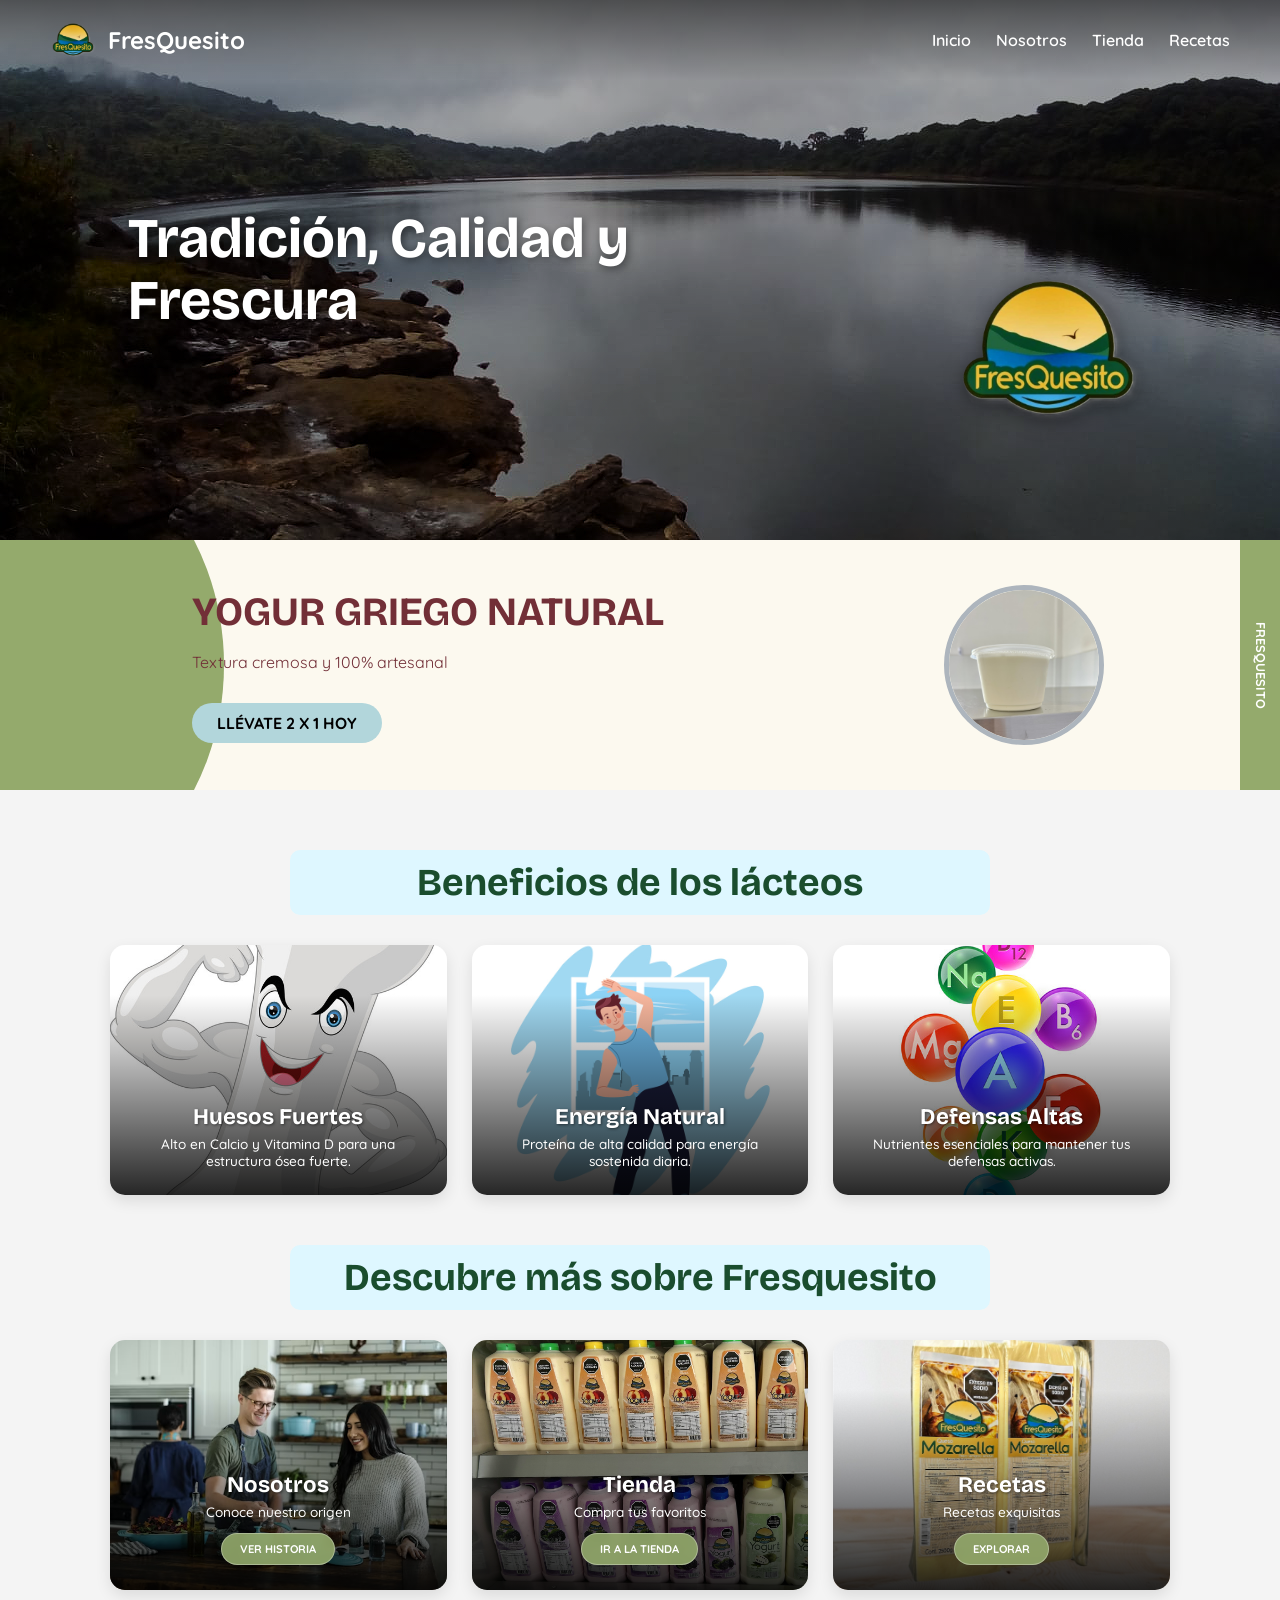
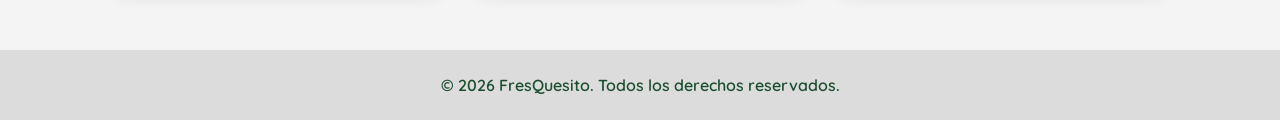
<file: index.html>
<!DOCTYPE html>
<html lang="es">
<head>
    <meta charset="UTF-8">
    <meta name="viewport" content="width=device-width, initial-scale=1.0">
    <title>FresQuesito - Tradición y Calidad</title>
    <link rel="preconnect" href="https://fonts.googleapis.com">
    <link rel="preconnect" href="https://fonts.gstatic.com" crossorigin>
    <link href="https://fonts.googleapis.com/css2?family=Bricolage+Grotesque:opsz,wght@12..96,700;12..96,800&family=Quicksand:wght@400;600;700&display=swap" rel="stylesheet">
    <link rel="stylesheet" href="css/styles.css">
</head>
<body>

    <nav class="navbar">
        <a href="index.html" class="nav-logo">
            <img src="img/Logo Fresquesito.png" alt="Logo FresQuesito"> 
            FresQuesito
        </a>
        <button class="menu-toggle" id="btn-menu" aria-label="Abrir menú de navegación">
            <span></span><span></span><span></span>
        </button>
        <ul class="nav-links" id="menu-lista">
            <li><a href="index.html">Inicio</a></li>
            <li><a href="Nosotros.html">Nosotros</a></li>
            <li><a href="Tienda.html">Tienda</a></li>
            <li><a href="Recetas.html">Recetas</a></li>
        </ul>
    </nav>

    <header class="hero-main">
        <div class="hero-text">
            <h1>Tradición, Calidad y Frescura</h1>
        </div>
        <img src="img/Logo Fresquesito.png" class="hero-logo-large" alt="FresQuesito Logo Gigante">
    </header>

    <section class="banner-full">
        <div class="promo-content">
            <h2>YOGUR GRIEGO NATURAL</h2>
            <p>Textura cremosa y 100% artesanal</p>
            <a href="https://wa.me/573138254366" target="_blank" class="promo-tag">LLÉVATE 2 X 1 HOY</a>
        </div>
        <div class="image-section">
            <div class="circle-container">
                <img src="img/griego.jpg" alt="Vaso de Yogur Griego">
            </div>
        </div>
        <div class="brand-sidebar"><span>FRESQUESITO</span></div>
    </section>

    <main class="benefits-container">
        <h2 class="title-styled">Beneficios de los lácteos</h2>
        <div class="section-grid">
            <div class="card-base" style="background-image: url('img/huesos.jpg');">
                <div class="card-info">
                    <h3>Huesos Fuertes</h3>
                    <p>Alto en Calcio y Vitamina D para una estructura ósea fuerte.</p>
                </div>
            </div>
            <div class="card-base" style="background-image: url('img/ejercicio.jpg');">
                <div class="card-info">
                    <h3>Energía Natural</h3>
                    <p>Proteína de alta calidad para energía sostenida diaria.</p>
                </div>
            </div>
            <div class="card-base" style="background-image: url('img/vitaminas.jpg');">
                <div class="card-info">
                    <h3>Defensas Altas</h3>
                    <p>Nutrientes esenciales para mantener tus defensas activas.</p>
                </div>
            </div>
        </div>

        <h2 class="title-styled">Descubre más sobre Fresquesito</h2>
        <div class="section-grid">
            <a href="Nosotros.html" class="card-base" style="background-image: url('img/nosotros.jpg');">
                <div class="card-info">
                    <h3>Nosotros</h3>
                    <p>Conoce nuestro origen</p>
                    <span class="btn-discover">VER HISTORIA</span>
                </div>
            </a>
            <a href="Tienda.html" class="card-base" style="background-image: url('img/tienda.jpg');">
                <div class="card-info">
                    <h3>Tienda</h3>
                    <p>Compra tus favoritos</p>
                    <span class="btn-discover">IR A LA TIENDA</span>
                </div>
            </a>
            <a href="Recetas.html" class="card-base" style="background-image: url('img/recetas.jpg');">
                <div class="card-info">
                    <h3>Recetas</h3>
                    <p>Recetas exquisitas</p>
                    <span class="btn-discover">EXPLORAR</span>
                </div>
            </a>
        </div>
    </main>

    <footer>
        &copy; 2026 FresQuesito. Todos los derechos reservados.
    </footer>

    <script src="js/main.js"></script>
</body>
</html>
</file>
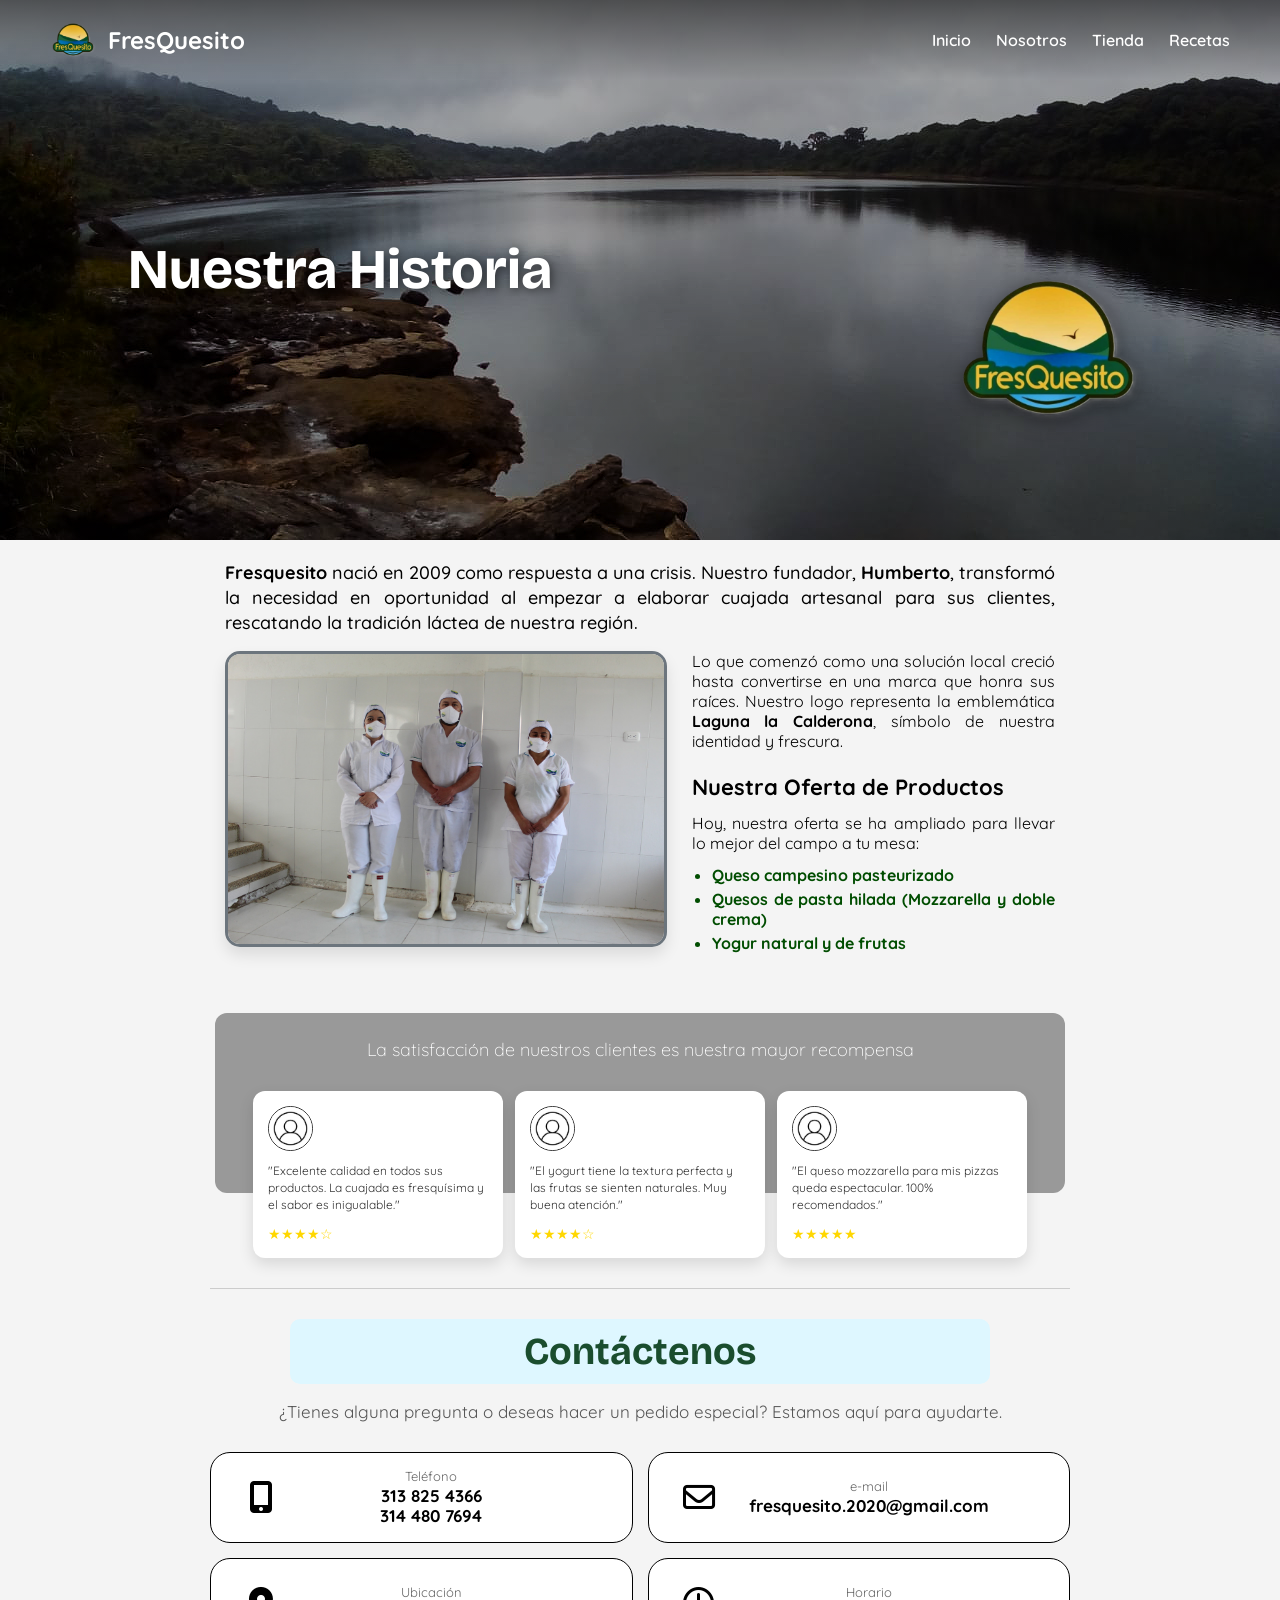
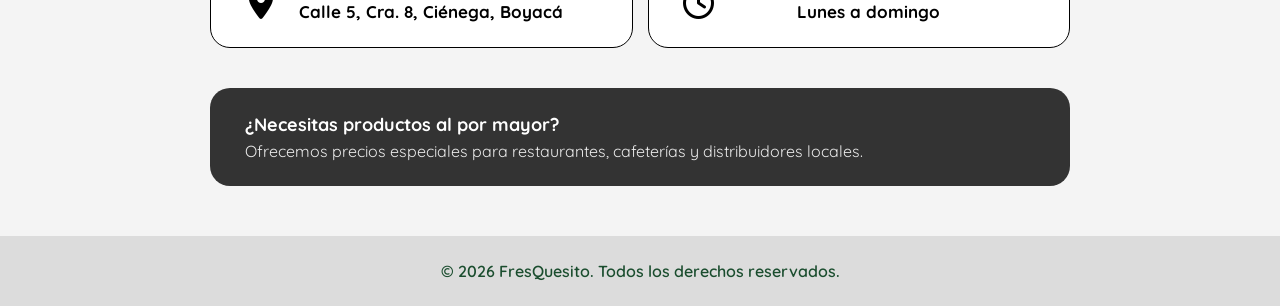
<file: Nosotros.html>
<!DOCTYPE html>
<html lang="es">
<head>
    <meta charset="UTF-8">
    <meta name="viewport" content="width=device-width, initial-scale=1.0">
    <title>FresQuesito - Nuestra Historia y Contacto</title>
    <link rel="preconnect" href="https://fonts.googleapis.com">
    <link rel="preconnect" href="https://fonts.gstatic.com" crossorigin>
    <link href="https://fonts.googleapis.com/css2?family=Bricolage+Grotesque:opsz,wght@12..96,700;12..96,800&family=Quicksand:wght@400;600;700&display=swap" rel="stylesheet">
    <link rel="stylesheet" href="https://cdnjs.cloudflare.com/ajax/libs/font-awesome/6.5.1/css/all.min.css">
    <link rel="stylesheet" href="css/styles.css">
</head>
<body>

    <nav class="navbar">
        <a href="index.html" class="nav-logo">
            <img src="img/Logo Fresquesito.png" alt="Logo FresQuesito"> 
            FresQuesito
        </a>
        <button class="menu-toggle" id="btn-menu" aria-label="Menu">
            <span></span><span></span><span></span>
        </button>
        <ul class="nav-links" id="menu-lista">
            <li><a href="index.html">Inicio</a></li>
            <li><a href="Nosotros.html">Nosotros</a></li>
            <li><a href="Tienda.html">Tienda</a></li>
            <li><a href="Recetas.html">Recetas</a></li>
        </ul>
    </nav>

    <header class="hero-main">
        <div class="hero-text">
            <h1>Nuestra Historia</h1>
        </div>
        <img src="img/Logo Fresquesito.png" class="hero-logo-large" alt="FresQuesito Logo">
    </header>

    <main class="history-container">
        <p class="top-text">
            <strong>Fresquesito</strong> nació en 2009 como respuesta a una crisis. Nuestro fundador, <strong>Humberto</strong>, transformó la necesidad en oportunidad al empezar a elaborar cuajada artesanal para sus clientes, rescatando la tradición láctea de nuestra región.
        </p>

        <div class="content-layout">
            <div class="image-box">
                <img src="img/IMG-3423.jpg" alt="Equipo Fresquesito trabajando de forma artesanal">
            </div>
            <div class="side-text">
                <p>Lo que comenzó como una solución local creció hasta convertirse en una marca que honra sus raíces. Nuestro logo representa la emblemática <strong>Laguna la Calderona</strong>, símbolo de nuestra identidad y frescura.</p>
                <h2>Nuestra Oferta de Productos</h2>
                <p>Hoy, nuestra oferta se ha ampliado para llevar lo mejor del campo a tu mesa:</p>
                <ul class="list-products">
                    <li>Queso campesino pasteurizado</li>
                    <li>Quesos de pasta hilada (Mozzarella y doble crema)</li>
                    <li>Yogur natural y de frutas</li>
                </ul>
            </div>
        </div>
    </main>

    <section class="testimonials-section">
        <h2 class="section-subtitle">La satisfacción de nuestros clientes es nuestra mayor recompensa</h2>
        <div class="cards-row">
            <div class="testimonial-card">
                <div class="avatar-circle"><img src="img/images1.jpg" alt="Cliente Satisfecho"></div>
                <p class="quote-text">"Excelente calidad en todos sus productos. La cuajada es fresquísima y el sabor es inigualable."</p>
                <div class="stars-container">★★★★☆</div>
            </div>
            <div class="testimonial-card">
                <div class="avatar-circle"><img src="img/images1.jpg" alt="Cliente Opinión"></div>
                <p class="quote-text">"El yogurt tiene la textura perfecta y las frutas se sienten naturales. Muy buena atención."</p>
                <div class="stars-container">★★★★☆</div>
            </div>
            <div class="testimonial-card">
                <div class="avatar-circle"><img src="img/images1.jpg" alt="Testimonio de Restaurante"></div>
                <p class="quote-text">"El queso mozzarella para mis pizzas queda espectacular. 100% recomendados."</p>
                <div class="stars-container">★★★★★</div>
            </div>
        </div>
    </section>

    <!-- SECCIÓN DE CONTACTO INTEGRADA -->
    <section class="contact-section" style="margin-top: 40px;">
        <hr style="border: 0; height: 1px; background: #ccc; margin-bottom: 30px;">
        <h2 class="title-styled" style="text-align: center;">Contáctenos</h2>
        <p class="subtitle">¿Tienes alguna pregunta o deseas hacer un pedido especial? Estamos aquí para ayudarte.</p>

        <div class="contact-grid">
            <div class="contact-card">
                <i class="fa-solid fa-mobile-screen-button" aria-hidden="true"></i>
                <div class="card-content">
                    <label>Teléfono</label>
                    <span>313 825 4366</span>
                    <span>314 480 7694</span>
                </div>
            </div>

            <div class="contact-card">
                <i class="fa-regular fa-envelope" aria-hidden="true"></i>
                <div class="card-content">
                    <label>e-mail</label>
                    <span>fresquesito.2020@gmail.com</span>
                </div>
            </div>

            <div class="contact-card">
                <i class="fa-solid fa-location-dot" aria-hidden="true"></i>
                <div class="card-content">
                    <label>Ubicación</label>
                    <span>Calle 5, Cra. 8, Ciénega, Boyacá</span>
                </div>
            </div>

            <div class="contact-card">
                <i class="fa-regular fa-clock" aria-hidden="true"></i>
                <div class="card-content">
                    <label>Horario</label>
                    <span>Lunes a domingo</span>
                </div>
            </div>
        </div>

        <div class="wholesale-banner">
            <strong>¿Necesitas productos al por mayor?</strong>
            <p>Ofrecemos precios especiales para restaurantes, cafeterías y distribuidores locales.</p>
        </div>
    </section>

    <footer>&copy; 2026 FresQuesito. Todos los derechos reservados.</footer>

    <script src="js/main.js"></script>
</body>
</html>
</file>
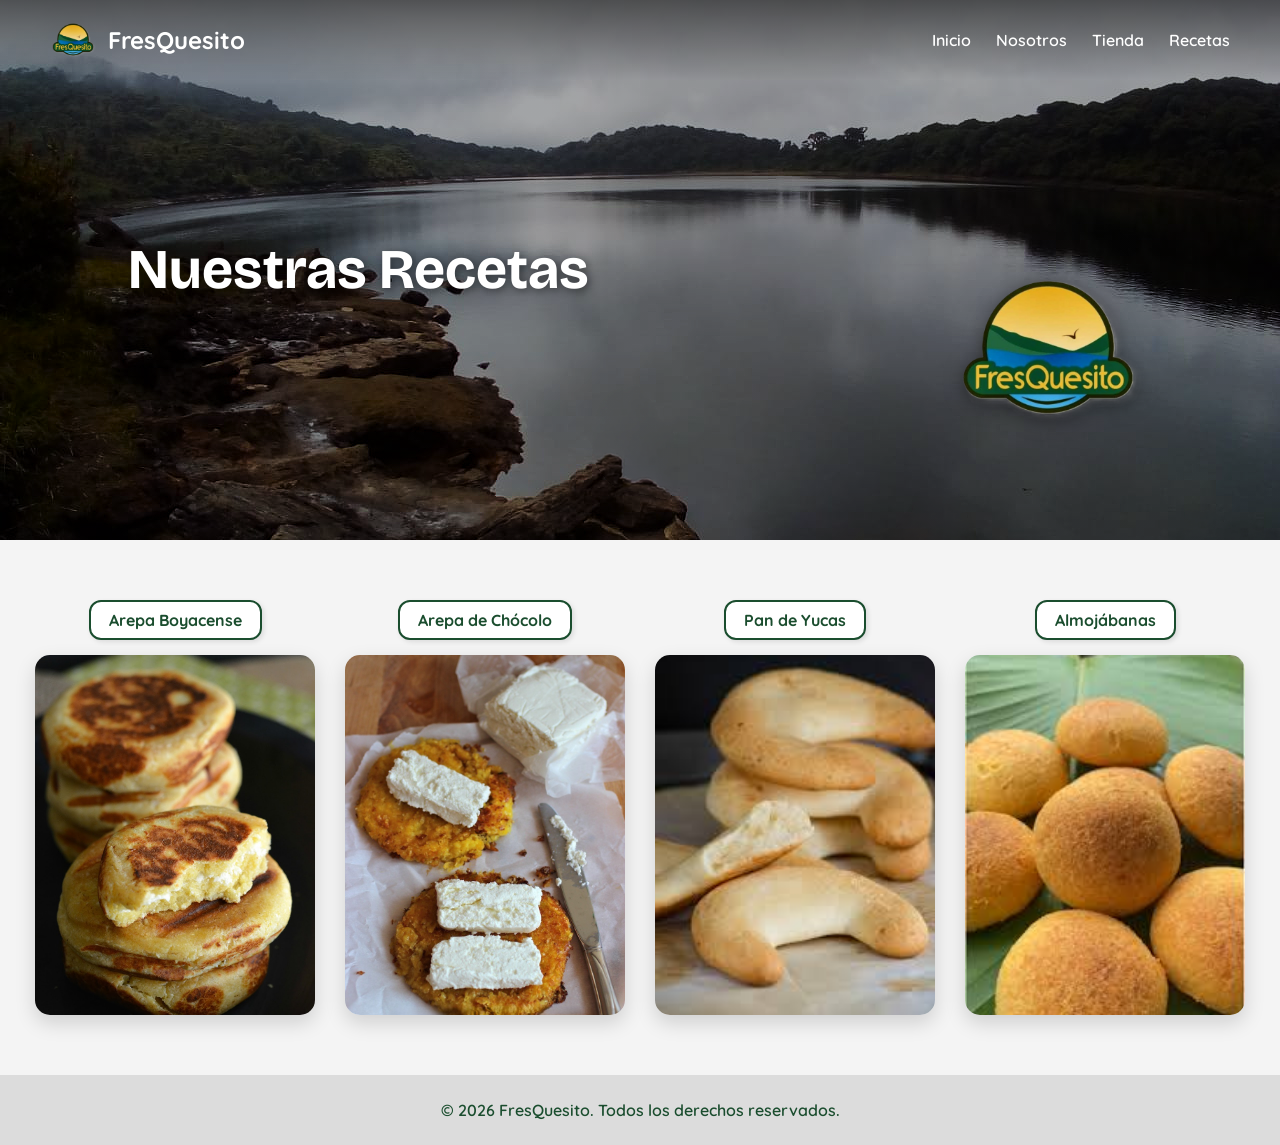
<file: Recetas.html>
<!DOCTYPE html>
<html lang="es">
<head>
    <meta charset="UTF-8">
    <meta name="viewport" content="width=device-width, initial-scale=1.0">
    <title>FresQuesito - Recetas</title>
    <link rel="preconnect" href="https://fonts.googleapis.com">
    <link rel="preconnect" href="https://fonts.gstatic.com" crossorigin>
    <link href="https://fonts.googleapis.com/css2?family=Bricolage+Grotesque:opsz,wght@12..96,700;12..96,800&family=Quicksand:wght@400;600;700&display=swap" rel="stylesheet">
    <link rel="stylesheet" href="css/styles.css">
</head>
<body>

    <nav class="navbar">
        <a href="index.html" class="nav-logo">
            <img src="img/Logo Fresquesito.png" alt="Logo"> 
            FresQuesito
        </a>
        <button class="menu-toggle" id="btn-menu" aria-label="Menu">
            <span></span><span></span><span></span>
        </button>
        <ul class="nav-links" id="menu-lista">
            <li><a href="index.html">Inicio</a></li>
            <li><a href="Nosotros.html">Nosotros</a></li>
            <li><a href="Tienda.html">Tienda</a></li>
            <li><a href="Recetas.html">Recetas</a></li>
        </ul>
    </nav>

    <header class="hero-main">
        <div class="hero-text">
            <h1>Nuestras Recetas</h1>
        </div>
        <img src="img/Logo Fresquesito.png" class="hero-logo-large" alt="FresQuesito Logo">
    </header>

    <main class="flip-section">
        <!-- ITEM 1 -->
        <div class="card-wrapper">
            <div class="card-title">Arepa Boyacense</div>
            <div class="flip-card">
                <div class="flip-card-inner">
                    <div class="flip-card-front">
                        <img src="img/Arepas Boyacenses.jpg" alt="Arepas Boyacenses Doradas">
                    </div>
                    <div class="flip-card-back">
                        <strong>Ingredientes para 4 arepas</strong><br><br>
                        - 1 taza harina maíz amarillo<br>
                        - 3 cdas harina de trigo<br>
                        - 2.5 cdas panela rallada<br>
                        - 1 taza leche caliente<br>
                        - 1 3/4 tazas de cuajada<br>
                        <a href="#">Ver procedimiento</a>
                    </div>
                </div>
            </div>
        </div>

        <!-- ITEM 2 -->
        <div class="card-wrapper">
            <div class="card-title">Arepa de Chócolo</div>
            <div class="flip-card">
                <div class="flip-card-inner">
                    <div class="flip-card-front">
                        <img src="img/Arepas-de-Choclo.jpg" alt="Arepas de Choclo Dulces">
                    </div>
                    <div class="flip-card-back">
                        <strong>Ingredientes</strong><br><br>
                        - 1.5 tazas granos maíz dulce<br>
                        - 1 taza harina maíz amarillo<br>
                        - 3 cdas azúcar<br>
                        - 1 taza cuajada FresQuesito<br>
                        - 1.5 tazas de leche<br>
                        <a href="#">Ver procedimiento</a>
                    </div>
                </div>
            </div>
        </div>

        <!-- ITEM 3 -->
        <div class="card-wrapper">
            <div class="card-title">Pan de Yucas</div>
            <div class="flip-card">
                <div class="flip-card-inner">
                    <div class="flip-card-front">
                        <img src="img/pan de yuca.jpg" alt="Pan de Yuca Esponjoso">
                    </div>
                    <div class="flip-card-back">
                        <strong>Ingredientes</strong><br><br>
                        - 200g harina pan de yuca<br>
                        - 200g cuajada FresQuesito<br>
                        - 20g margarina<br>
                        - 20g huevo<br>
                        - 110g agua<br>
                        <a href="#">Ver procedimiento</a>
                    </div>
                </div>
            </div>
        </div>

        <!-- ITEM 4 -->
        <div class="card-wrapper">
            <div class="card-title">Almojábanas</div>
            <div class="flip-card">
                <div class="flip-card-inner">
                    <div class="flip-card-front">
                        <img src="img/almojabana.jpg" alt="Almojábanas tradicionales">
                    </div>
                    <div class="flip-card-back">
                        <strong>Ingredientes (12 un)</strong><br><br>
                        - 1000g de CUAJADA<br>
                        - 1 cda Azúcar<br>
                        - 1 pizca de sal<br>
                        - 1/4 Harina de trigo<br>
                        - 1/4 harina de maíz<br>
                        <a href="#">Ver procedimiento</a>
                    </div>
                </div>
            </div>
        </div>
    </main>

    <footer>&copy; 2026 FresQuesito. Todos los derechos reservados.</footer>

    <script src="js/main.js"></script>
</body>
</html>
</file>
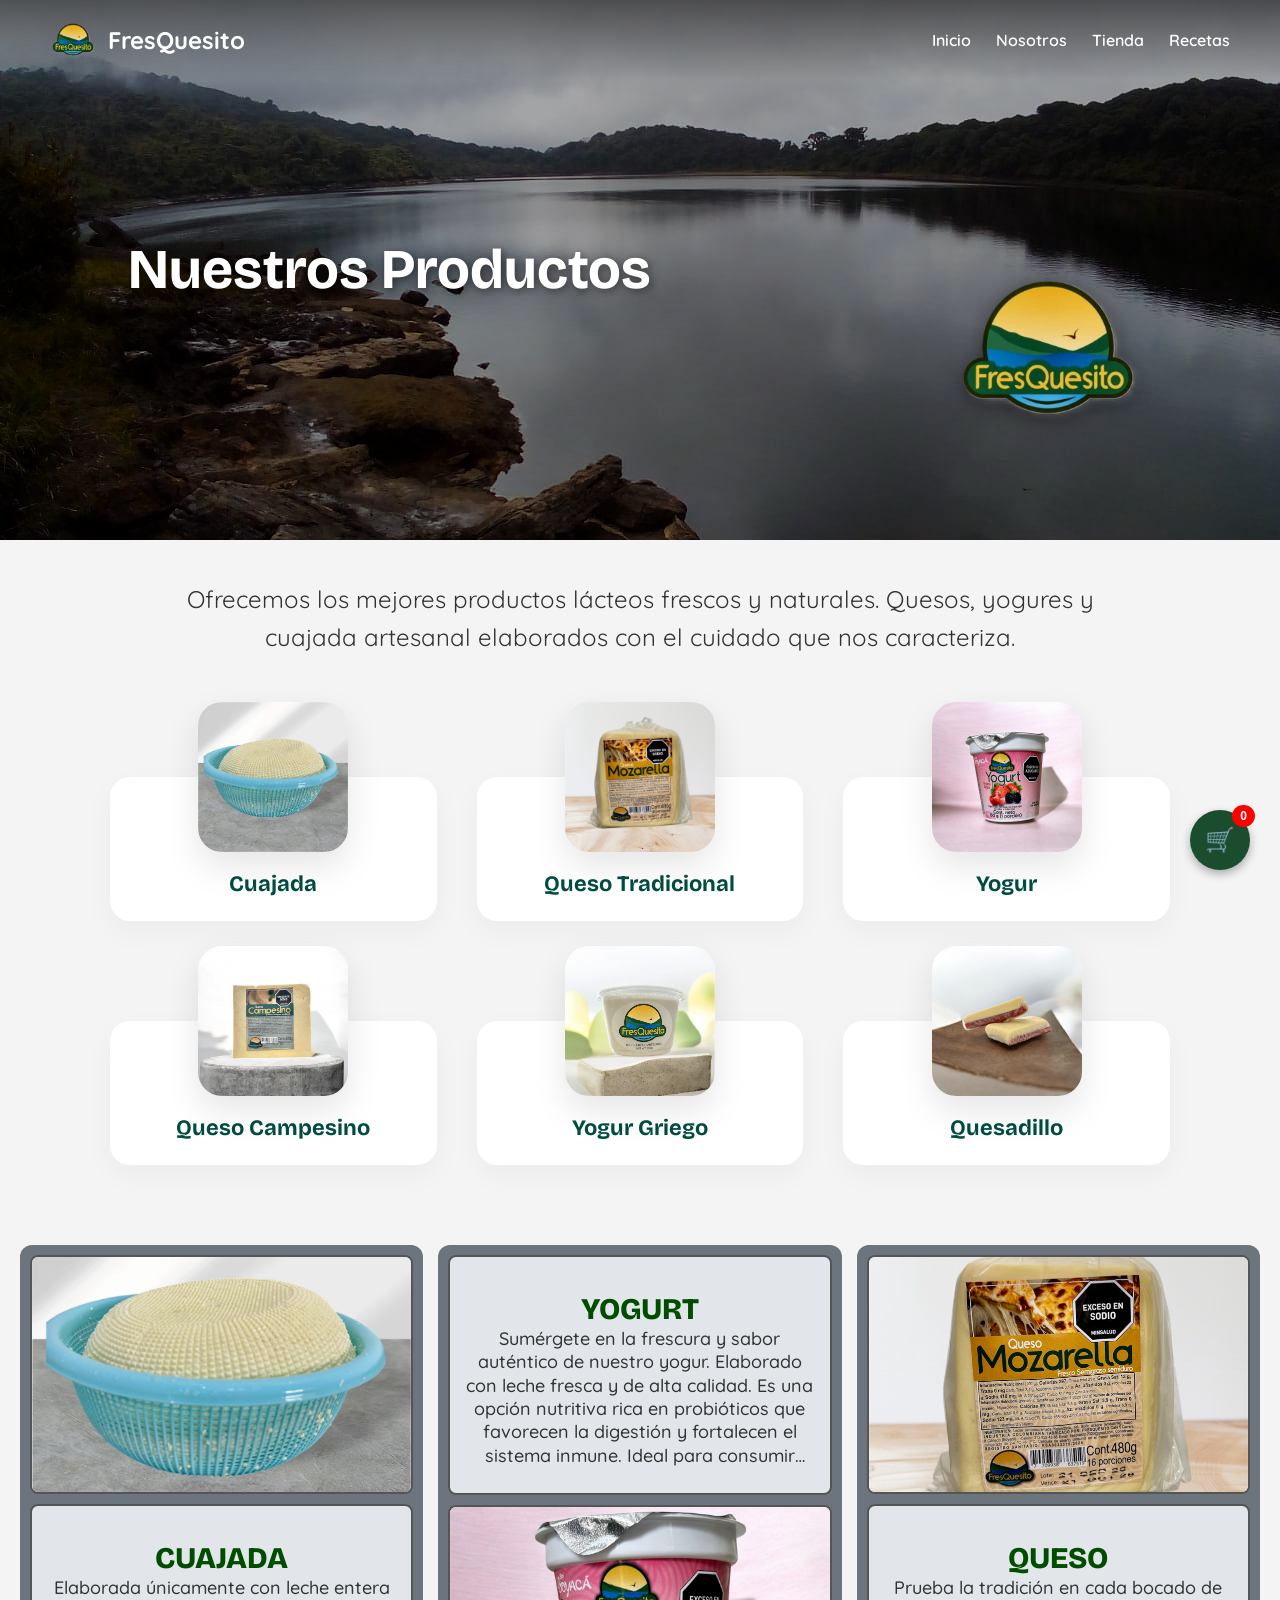
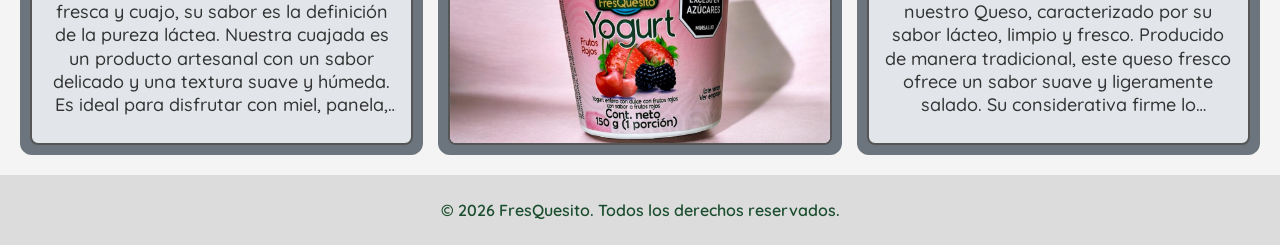
<file: Tienda.html>
<!DOCTYPE html>
<html lang="es">
<head>
    <meta charset="UTF-8">
    <meta name="viewport" content="width=device-width, initial-scale=1.0">
    <title>FresQuesito - Tienda</title>
    <link rel="preconnect" href="https://fonts.googleapis.com">
    <link rel="preconnect" href="https://fonts.gstatic.com" crossorigin>
    <link href="https://fonts.googleapis.com/css2?family=Bricolage+Grotesque:opsz,wght@12..96,700;12..96,800&family=Quicksand:wght@400;600;700&display=swap" rel="stylesheet">
    <link rel="stylesheet" href="css/styles.css">
</head>
<body>

    <nav class="navbar">
        <a href="index.html" class="nav-logo">
            <img src="img/Logo Fresquesito.png" alt="Logo"> 
            FresQuesito
        </a>
        <button class="menu-toggle" id="btn-menu" aria-label="Menu">
            <span></span><span></span><span></span>
        </button>
        <ul class="nav-links" id="menu-lista">
            <li><a href="index.html">Inicio</a></li>
            <li><a href="Nosotros.html">Nosotros</a></li>
            <li><a href="Tienda.html">Tienda</a></li>
            <li><a href="Recetas.html">Recetas</a></li>
        </ul>
    </nav>

    <header class="hero-main">
        <div class="hero-text">
            <h1>Nuestros Productos</h1>
        </div>
        <img src="img/Logo Fresquesito.png" class="hero-logo-large" alt="Logo">
    </header>

    <main>
        <p class="parrafo">Ofrecemos los mejores productos lácteos frescos y naturales. Quesos, yogures y cuajada artesanal elaborados con el cuidado que nos caracteriza.</p>

        <section class="seccion-tienda">
            <div class="grid-productos">
                <!-- Producto 1: Cuajada -->
                <div class="producto" data-id="cuajada">
                    <div class="producto-img-wrapper">
                        <img src="img/cuajada.jpg" alt="Cuajada Artesanal">
                    </div>
                    <h3>Cuajada</h3>
                                   
                    <div class="producto-detalles">
                        <select class="selector-presentacion" aria-label="Seleccionar presentación">
                            <option value="Libra" data-precio="8000">Libra — $8.000</option>
                        </select>
                        <button class="btn-add-cart">Comprar</button>
                    </div>
                </div>

                <!-- Producto 2: Queso Tradicional -->
                <div class="producto" data-id="queso-tradicional">
                    <div class="producto-img-wrapper">
                        <img src="img/queso.jpg" alt="Queso Tradicional Fresco">
                    </div>
                    <h3>Queso Tradicional</h3>
                    
                    <div class="producto-detalles">
                        <select class="selector-presentacion" aria-label="Seleccionar presentación">
                            <option value="Libra" data-precio="9500">Libra — $9.500</option>
                            <option value="Bloque" data-precio="18000">Bloque — $18.000</option>
                        </select>
                        <button class="btn-add-cart">Comprar</button>
                    </div>
                </div>

                <!-- Producto 3: Yogur -->
                <div class="producto" data-id="yogur">
                    <div class="producto-img-wrapper">
                        <img src="img/yogur1.JPG" alt="Yogur de Frutas">
                    </div>
                    <h3>Yogur</h3>
                    
                    <div class="producto-detalles">
                        <select class="selector-presentacion" aria-label="Seleccionar presentación">
                            <option value="1 Litro" data-precio="7000">1 Litro — $7.000</option>
                            <option value="2 Litros" data-precio="13000">2 Litros — $13.000</option>
                            <option value="Vaso" data-precio="2500">Vaso — $2.500</option>
                        </select>
                        <button class="btn-add-cart">Comprar</button>
                    </div>
                </div>

                <!-- Producto 4: Queso Campesino -->
                <div class="producto" data-id="queso-campesino">
                    <div class="producto-img-wrapper">
                        <img src="img/campesino.JPG" alt="Queso Campesino Pasteurizado">
                    </div>
                    <h3>Queso Campesino</h3>
                    
                    <div class="producto-detalles">
                        <select class="selector-presentacion" aria-label="Seleccionar presentación">
                            <option value="Libra" data-precio="10000">Libra — $10.000</option>
                        </select>
                        <button class="btn-add-cart">Comprar</button>
                    </div>
                </div>

                <!-- Producto 5: Producto Especial -->
                <div class="producto" data-id="producto-especial">
                    <div class="producto-img-wrapper">
                        <img src="img/yogurg.JPG" alt="Producto especial de la casa">
                    </div>
                    <h3>Yogur Griego</h3>
                    
                    <div class="producto-detalles">
                        <select class="selector-presentacion" aria-label="Seleccionar presentación">
                            <option value="Unidad" data-precio="12000">Precio — $5.000</option>
                        </select>
                        <button class="btn-add-cart">Comprar</button>
                    </div>
                </div>

                <!-- Producto 6: Nuevo Producto -->
                <div class="producto" data-id="producto-nuevo">
                    <div class="producto-img-wrapper">
                        <img src="img/Quesa.JPG" alt="Lanzamiento Nuevo Producto">
                    </div>
                    <h3>Quesadillo</h3>
                    
                    <div class="producto-detalles">
                        <select class="selector-presentacion" aria-label="Seleccionar presentación">
                            <option value="Libra" data-precio="9000">Precio — $2.000</option>
                        </select>
                        <button class="btn-add-cart">Comprar</button>
                    </div>
                </div>
            </div>
        </section>

        <!-- CARDS INTERACTIVAS -->
        <section class="main-wrapper">
            <div class="card">
                <div class="panel"><img src="img/cuajada.jpg" alt="Imagen Informativa Cuajada"></div>
                <div class="panel panel-text">
                    <span class="product-title">CUAJADA</span>
                    <p>Elaborada únicamente con leche entera fresca y cuajo, su sabor es la definición de la pureza láctea. Nuestra cuajada es un producto artesanal con un sabor delicado y una textura suave y húmeda. Es ideal para disfrutar con miel, panela, frutas o simplemente sola como un postre ligero y saludable.</p>
                </div>
            </div>

            <div class="card">
                <div class="panel panel-text">
                    <span class="product-title">YOGURT</span>
                    <p>Sumérgete en la frescura y sabor auténtico de nuestro yogur. Elaborado con leche fresca y de alta calidad. Es una opción nutritiva rica en probióticos que favorecen la digestión y fortalecen el sistema inmune. Ideal para consumir solo, con frutas, cereales o utilizar en postres caseros.</p>
                </div>
                <div class="panel"><img src="img/yogur1.JPG" alt="Imagen Informativa Yogur"></div>
            </div>

            <div class="card">
                <div class="panel"><img src="img/queso.jpg" alt="Imagen Informativa Queso"></div>
                <div class="panel panel-text">
                    <span class="product-title">QUESO</span>
                    <p>Prueba la tradición en cada bocado de nuestro Queso, caracterizado por su sabor lácteo, limpio y fresco. Producido de manera tradicional, este queso fresco ofrece un sabor suave y ligeramente salado. Su considerativa firme lo convierte en el acompañante perfecto para arepas, panes, ensaladas o cualquier preparación típica.</p>
                </div>
            </div>
        </section>
    </main>

    <!-- Botón Flotante del Carrito -->
    <button class="cart-toggle-btn" id="cart-icon" aria-label="Ver carrito">
        🛒 <span class="cart-count" id="cart-count">0</span>
    </button>

    <!-- Barra Lateral del Carrito con 3 Vistas Dinámicas -->
    <div class="cart-sidebar" id="cart-sidebar">
        
        <!-- VISTA 1: RESUMEN DEL CARRITO -->
        <div id="view-cart" style="display: flex; flex-direction: column; height: 100%;">
            <div class="cart-header">
                <h2>Tu Pedido</h2>
                <button class="close-cart" id="close-cart" aria-label="Cerrar">&times;</button>
            </div>
            <div class="cart-items" id="cart-items">
                <!-- Se inyecta dinámicamente con JS -->
            </div>
            <div class="cart-footer">
                <div class="cart-total" style="font-size: 14px; color: #555; margin-bottom: 5px;">
                    <span>Subtotal:</span>
                    <span id="cart-subtotal">$0</span>
                </div>
                <div class="cart-total" style="font-size: 14px; color: #555; margin-bottom: 10px;">
                    <span>Envío:</span>
                    <span style="color: #25d366; font-weight: bold;">Gratis</span>
                </div>
                <div class="cart-total">
                    <span>Total:</span>
                    <span id="cart-total-val">$0</span>
                </div>
                <button onclick="goToCheckoutForm()" id="btn-checkout" class="btn-checkout" style="background-color: #6c757d; cursor: not-allowed;" disabled>
                    Proceder al Pago
                </button>
            </div>
        </div>

        <!-- VISTA 2: FORMULARIO DE ENVÍO Y CONTACTO -->
        <div id="view-checkout-form" style="display: none; flex-direction: column; height: 100%; overflow-y: auto; padding: 20px;">
            <button onclick="goToCartView()" style="background: none; border: none; color: var(--dark-green); text-align: left; font-weight: bold; cursor: pointer; margin-bottom: 20px; font-family: 'Quicksand', sans-serif;">
                ⬅ Regresar al carrito
            </button>
            
            <h2 style="font-family: 'Bricolage Grotesque', sans-serif; color: var(--dark-green); margin: 0 0 20px 0;">Datos de Envío</h2>
            
            <form id="shipping-form" onsubmit="processFinalOrder(event)" style="display: flex; flex-direction: column; gap: 15px; font-family: 'Quicksand', sans-serif;">
                <div>
                    <label style="display: block; font-size: 12px; font-weight: bold; color: #555; text-transform: uppercase; margin-bottom: 5px;">Nombre Completo</label>
                    <input type="text" id="cust-name" required style="width: 100%; border: 1px solid #ccc; border-radius: 8px; padding: 10px; font-size: 14px;" placeholder="Juan Pérez">
                </div>
                
                <div>
                    <label style="display: block; font-size: 12px; font-weight: bold; color: #555; text-transform: uppercase; margin-bottom: 5px;">Correo Electrónico</label>
                    <input type="email" id="cust-email" required style="width: 100%; border: 1px solid #ccc; border-radius: 8px; padding: 10px; font-size: 14px;" placeholder="juan@correo.com">
                </div>
                
                <div>
                    <label style="display: block; font-size: 12px; font-weight: bold; color: #555; text-transform: uppercase; margin-bottom: 5px;">Teléfono</label>
                    <input type="tel" id="cust-phone" required style="width: 100%; border: 1px solid #ccc; border-radius: 8px; padding: 10px; font-size: 14px;" placeholder="3001234567">
                </div>

                <div>
                    <label style="display: block; font-size: 12px; font-weight: bold; color: #555; text-transform: uppercase; margin-bottom: 5px;">Dirección de Residencia</label>
                    <input type="text" id="cust-address" required style="width: 100%; border: 1px solid #ccc; border-radius: 8px; padding: 10px; font-size: 14px;" placeholder="Calle 10 # 45-20">
                </div>

                <div>
                    <label style="display: block; font-size: 12px; font-weight: bold; color: #555; text-transform: uppercase; margin-bottom: 5px;">Ciudad</label>
                    <input type="text" id="cust-city" required style="width: 100%; border: 1px solid #ccc; border-radius: 8px; padding: 10px; font-size: 14px;" placeholder="Bogotá">
                </div>

                <div style="background-color: #f9f9f9; padding: 15px; border-radius: 8px; border: 1px solid #eee; margin-top: 10px;">
                    <div style="display: flex; justify-content: space-between; font-weight: bold; color: var(--dark-green); font-size: 16px;">
                        <span>Total a pagar:</span>
                        <span id="form-total">$0</span>
                    </div>
                </div>

                <button type="submit" class="btn-checkout" style="background-color: var(--dark-green); margin-top: 10px;">
                    Finalizar Compra
                </button>
            </form>
        </div>

        <!-- VISTA 3: MENSAJE DE ÉXITO ESTILO EJEMPLO -->
        <div id="view-success" style="display: none; flex-direction: column; justify-content: center; align-items: center; height: 100%; padding: 10px; background-color: #fafbfe;">
            
            <div class="success-card">
                <div class="success-icon-circle">✓</div>
                <h2 class="success-title">¡Gracias por tu compra!</h2>
                <p class="success-text">Tu pedido ha sido registrado con éxito. Nos pondremos en contacto contigo pronto.</p>
                <button onclick="resetToStore()" class="btn-success-action">
                    Seguir comprando
                </button>
            </div>

        </div>

    </div>

    <footer>&copy; 2026 FresQuesito. Todos los derechos reservados.</footer>

    <script src="js/main.js"></script>
</body>
</html>
</file>
<file: css/styles.css>
:root {
    --verde-fondo: #fcf9ef; 
    --gris-lateral: #94AA6C; 
    --cian-promo: #b2d6db;
    --dark-green: #1a4d2e;
    --medium-green: #4f6f52;
    --light-gray: #f4f4f4;
    --text-white: #ffffff;
    --whatsapp-color: #25d366;
}

* {
    box-sizing: border-box;
}

body {
    margin: 0;
    padding: 0;
    background-color: var(--light-gray);
    font-family: 'Quicksand', sans-serif;
    overflow-x: hidden;
}

/* --- NAVEGACIÓN --- */
.navbar {
    position: absolute;
    top: 0;
    width: 100%;
    display: flex;
    justify-content: space-between;
    align-items: center;
    padding: 20px 50px;
    z-index: 100;
    background: linear-gradient(to bottom, rgba(0,0,0,0.5), transparent);
}

.nav-logo {
    display: flex;
    align-items: center;
    gap: 10px;
    color: var(--text-white);
    text-decoration: none;
    font-weight: 700;
    font-size: 1.5rem;
    z-index: 110;
}

.nav-logo img { height: 40px; }

.nav-links {
    display: flex;
    gap: 25px;
    list-style: none;
    margin: 0;
    padding: 0;
}

.nav-links a {
    color: var(--text-white);
    text-decoration: none;
    font-weight: 600;
    font-size: 1rem;
    transition: opacity 0.3s;
}

.nav-links a:hover { opacity: 0.7; }

/* --- BOTÓN HAMBURGUESA --- */
.menu-toggle {
    display: none;
    flex-direction: column;
    gap: 6px;
    background: none;
    border: none;
    cursor: pointer;
    z-index: 110;
    padding: 10px;
}

.menu-toggle span {
    width: 30px;
    height: 3px;
    background-color: var(--text-white);
    border-radius: 2px;
    transition: all 0.3s ease;
}

/* --- HERO GENERAL --- */
.hero-main {
    height: 60vh;
    background: linear-gradient(rgba(0,0,0,0.3), rgba(0,0,0,0.3)), 
                url('../img/laguna.png') no-repeat center top/cover;
    display: flex;
    align-items: center;
    padding: 0 10%;
    position: relative;
}

.hero-main.hero-short {
    height: 50vh;
}

.hero-text {
    color: var(--text-white);
    max-width: 600px;
}

.hero-text h1 {
    font-family: 'Bricolage Grotesque', sans-serif;
    font-size: clamp(2rem, 5vw, 3.5rem);
    line-height: 1.1;
    margin: 0;
    text-shadow: 2px 2px 10px rgba(0,0,0,0.5);
}

.hero-logo-large {
    position: absolute;
    right: 10%;
    bottom: 20%;
    width: 200px;
    filter: drop-shadow(2px 4px 10px rgba(0,0,0,0.5));
}

/* --- TÍTULOS GLOBALES --- */
.title-styled {
    font-family: 'Bricolage Grotesque', sans-serif;
    color: var(--dark-green);
    background-color: #def7ff;
    width: 100%;
    max-width: 700px;
    box-sizing: border-box;
    padding: 10px 20px;
    text-align: center;
    margin: 0 auto;
    border-radius: 10px;
}
h2.title-styled { font-size: 1.8rem; margin-top: 0; }
h3.title-styled { font-size: 1.5rem; text-align: left; margin: 40px 0 15px 0; }

/* ==========================================================================
   AGREGADO: ESTILOS EXCLUSIVOS PARA LA PÁGINA INDEX
   ========================================================================== */

/* --- SECCIÓN BANNER PROMOCIÓN --- */
.banner-full {
    width: 100%;
    height: 250px;
    background-color: var(--verde-fondo);
    display: flex;
    position: relative;
    overflow: hidden;
    color: #722f37;
}

.banner-full::before {
    content: "";
    position: absolute;
    left: 0;
    top: 0;
    width: 25%;
    height: 100%;
    background: var(--gris-lateral);
    clip-path: ellipse(70% 100% at 0% 50%);
    z-index: 1;
}

.promo-content {
    flex: 2;
    z-index: 2;
    display: flex;
    flex-direction: column;
    justify-content: center;
    padding-left: 15%;
}

.promo-content h2 {
    margin: 0;
    font-family: 'Bricolage Grotesque', sans-serif;
    font-size: clamp(1.5rem, 4vw, 2.5rem);
    text-transform: uppercase;
}

.promo-tag {
    background: var(--cian-promo);
    color: #000;
    display: inline-block;
    padding: 10px 25px;
    font-weight: 700;
    margin-top: 15px;
    border-radius: 50px;
    text-decoration: none;
    width: fit-content;
    transition: all 0.3s ease;
}

.promo-tag:hover {
    transform: translateY(-3px) scale(1.05);
    box-shadow: 0 8px 20px rgba(0,0,0,0.2);
}

.image-section {
    display: flex;
    align-items: center;
    justify-content: center;
    z-index: 2;
    padding-right: 50px;
    flex: 1;
}

.image-section img {
    width: 100%;        /* O un ancho máximo como max-width: 400px; */
    height: auto;       /* Mantiene la proporción original de la foto */
    object-fit: unset;  
    border-radius: 0;   /* Elimina cualquier borde redondeado */
}
.circle-container {
    width: 160px;
    height: 160px;
    background: white;
    border-radius: 50%;
    border: 5px solid #adb5bd;
    overflow: hidden;
    display: flex;
    align-items: center;
    justify-content: center;
}

.circle-container img { 
    width: 100%;
    height: 100%;
    object-fit: cover;
}

.brand-sidebar {
    width: 40px;
    background: var(--gris-lateral);
    display: flex;
    align-items: center;
    justify-content: center;
}

.brand-sidebar span {
    transform: rotate(90deg);
    white-space: nowrap;
    font-weight: 700;
    font-size: 0.8rem;
    color: white;
}

/* --- DISEÑO DE TARJETAS (CARDS BASE) --- */
.section-grid {
    display: grid;
    grid-template-columns: repeat(auto-fit, minmax(250px, 1fr)); 
    gap: 25px;
    margin-top: 30px;
    margin-bottom: 50px;
}

.card-base {
    position: relative;
    height: 250px;
    border-radius: 15px;
    overflow: hidden;
    display: flex;
    flex-direction: column;
    justify-content: flex-end;
    align-items: center;
    padding-bottom: 25px;
    color: white;
    transition: all 0.3s ease;
    background-size: cover;
    background-position: center;
    box-shadow: 0 6px 15px rgba(0,0,0,0.1);
    text-decoration: none;
}

.card-base:hover {
    transform: translateY(-8px);
    box-shadow: 0 10px 20px rgba(0,0,0,0.2);
}

.card-base::before {
    content: "";
    position: absolute;
    top: 0; left: 0; width: 100%; height: 100%;
    background: linear-gradient(to top, rgba(0,0,0,0.85) 0%, transparent 80%);
    z-index: 1;
}

.card-info {
    position: relative;
    z-index: 2;
    text-align: center;
    width: 90%;
    padding: 0 10px;
}

.card-info h3 {
    font-family: 'Bricolage Grotesque', sans-serif;
    font-size: 1.4rem;
    margin: 0 0 5px 0;
    text-shadow: 1px 1px 3px rgba(0,0,0,0.5);
}

.card-info p {
    font-weight: 500;
    font-size: 0.85rem;
    margin: 0;
    line-height: 1.3;
}

.btn-discover {
    display: inline-block;
    background: rgba(148, 170, 108, 0.9); 
    backdrop-filter: blur(4px);
    padding: 8px 18px;
    border-radius: 50px;
    font-weight: 700;
    font-size: 0.7rem;
    border: 1px solid rgba(255,255,255,0.3);
    color: white;
    margin-top: 12px;
    text-transform: uppercase;
}
/* ==========================================================================
   AGREGADO: ESTILOS EXCLUSIVOS PARA LA PÁGINA NOSOTROS / HISTORIA
   ========================================================================== */

/* --- CONTENIDO HISTORIA --- */
.history-container {
    max-width: 850px;
    margin: 0 auto;
    padding: 20px 10px;
    display: flex;
    flex-direction: column;
    gap: 15px; /* Reducido de 20px a 15px */
}

/* 2. Controlamos los márgenes de los párrafos y títulos dentro de la estructura */
.history-container p, 
.history-container h2, 
.history-container h3 {
    margin-top: 0;
    margin-bottom: 0; /* Resetea el espacio por defecto que empuja los textos */
}

.top-text {
    font-size: 18px;
    line-height: 1.4; /* Un interlineado sutilmente más compacto */
    font-weight: 500;
    text-align: justify;
}

.content-layout {
    display: flex;
    gap: 25px; /* Reducido de 35px a 25px para acercar la imagen al texto */
    align-items: flex-start; /* Cambiado a flex-start para que el texto se alinee arriba con la imagen */
    padding: 0.2px;
}

.image-box {
    flex: 1.2;
    border-radius: 15px;
    overflow: hidden;
    border: 3px solid #6c757d;
    box-shadow: 0 8px 15px rgba(0,0,0,0.1);
}

.image-box img { 
    width: 100%; 
    display: block; 
    object-fit: cover; 
}

/* 3. Columna de texto lateral: control total del espacio interno */
.side-text { 
    flex: 1; 
    display: flex; 
    flex-direction: column; 
    gap: 12px; /* Reducido de 15px a 12px para juntar los bloques de texto */
    text-align: justify;
}

/* Separación específica para el título "Nuestra Oferta de Productos" */
.side-text h2, 
.side-text h3 {
    margin-top: 10px; /* Le da un pequeño aire superior al título sin exagerar */
    font-size: 22px;   /* Tamaño adecuado para jerarquía */
}

/* 4. Lista de productos más compacta */
.list-products { 
    padding-left: 20px; 
    margin: 0; /* Elimina márgenes exteriores de la lista */
    color: #004d00; 
    font-weight: 700; 
    display: flex;
    flex-direction: column;
    gap: 4px; /* Controla el espacio exacto entre cada ítem de la lista */
}

/* --- TESTIMONIOS --- */
.testimonials-section {
    background-color: #999999;
    max-width: 850px;
    max-height: 180px; 
    border-radius: 12px;
    padding: 10px 15px 15px 15px; 
    margin: 40px auto 80px auto; 
    text-align: center;
    margin-bottom: 95px;
}

.section-subtitle { 
    color: white; 
    margin-bottom: 0.2px; 
    font-size: 18px; 
    font-weight: 100; 
}

.cards-row {
    display: flex;
    justify-content: center;
    gap: 12px;
    /* CAMBIO: Como las tarjetas ahora son más bajas, un translateY menor basta para sacarlas la mitad */
    transform: translateY(30px); 
}

.testimonial-card {
    background: white;
    border-radius: 12px;
    padding: 15px; /* Más compacto por dentro */
    flex: 1;
    /* CAMBIO: Tarjetas más angostas (de 310px a 250px) */
    max-width: 250px; 
    box-shadow: 0 6px 15px rgba(0,0,0,0.12);
    text-align: left;
}

.avatar-circle { 
    /* CAMBIO: Avatares un poco más pequeños (de 60px a 45px) */
    width: 45px; 
    height: 45px; 
    border-radius: 50%; 
    border: 1.5px solid #333; 
    overflow: hidden; 
    margin-bottom: 8px; 
}

.avatar-circle img { 
    width: 100%; 
    height: 100%; 
    object-fit: cover; 
}

.quote-text { 
    /* CAMBIO: Texto un punto más pequeño para que quepa bien en la tarjeta chica */
    font-size: 12px; 
    line-height: 1.4; 
    color: #333; 
}

.stars-container { 
    color: #FFD700; 
    margin-top: 8px; 
    /* CAMBIO: Estrellas un poco más pequeñas */
    font-size: 14px; 
}


img {
    max-width: 100%;
    height: auto;
}
/* ==========================================================================
   AGREGADO: ESTILOS EXCLUSIVOS PARA LA PÁGINA CONTACTO
   ========================================================================== */

.contact-section {
    max-width: 900px; 
    margin: 50px auto;
    padding: 0 20px;
    text-align: center;
}

.title-styled {
    font-family: 'Bricolage Grotesque', sans-serif;
    color: #1a4d2e;
    margin-bottom: 10px;
}

h2.title-styled { font-size: 38px; margin-top: 0; }

h3.title-styled { 
    font-size: 28px; 
    text-align: left; 
    margin: 40px 0 15px 0;
}

.subtitle {
    font-size: 17px;
    color: #555;
    margin-bottom: 30px;
}

.contact-grid {
    display: grid;
    grid-template-columns: repeat(2, 1fr);
    gap: 15px; 
    margin-bottom: 30px;
}

.contact-card {
    background: white;
    border: 1.2px solid #000;
    border-radius: 20px;
    padding: 15px 20px;
    display: flex;
    align-items: center;
    min-height: 90px;
    transition: transform 0.2s;
}

.contact-card i {
    font-size: 32px;
    color: #000;
    width: 60px;
    flex-shrink: 0;
    text-align: center;
}

.card-content {
    flex-grow: 1;
    text-align: center;
    padding-right: 40px; 
}

.card-content label {
    display: block;
    font-size: 13px;
    color: #666;
    margin-bottom: 2px;
}

.card-content span {
    display: block;
    font-size: 17px; 
    font-weight: 700;
    color: #000;
    line-height: 1.2;
}

.wholesale-banner {
    background-color: #333;
    color: white;
    padding: 25px 35px;
    border-radius: 20px;
    text-align: left;
    margin-top: 40px;
}

.wholesale-banner strong {
    font-size: 18px;
    display: block;
    margin-bottom: 5px;
}

.wholesale-banner p {
    margin: 0;
    font-size: 16px;
    opacity: 0.9;
}

/* --- GRID DE CONTENEDORES Y TARJETAS --- */
.benefits-container, .seccion-tienda {
    max-width: 1100px;
    margin: 60px auto;
    padding: 0 20px;
    text-align: center;
}

/* --- TIENDA ORIGINAL --- */
.parrafo { color: #333; font-size: clamp(18px, 3vw, 24px); text-align: center; max-width: 1000px; margin: 40px auto; padding: 0 20px; line-height: 1.6; }
.grid-productos { display: grid; grid-template-columns: repeat(auto-fill, minmax(280px, 1fr)); gap: 40px; margin-top: 50px; align-items: start; }

.producto {
    background: #fff;
    border-radius: 20px;
    padding: 24px;
    margin-top: 60px; 
    text-align: center;
    box-shadow: 0 10px 30px rgba(0,0,0,0.04);
    position: relative; 
    display: flex;
    flex-direction: column;
    overflow: visible; 
    transition: all 0.4s cubic-bezier(0.25, 0.8, 0.25, 1);
}

.producto-img-wrapper {
    position: absolute;
    top: 0;
    left: 50%;
    transform: translate(-50%, -50%); 
    width: 150px;  
    height: 150px; 
    border-radius: 24px;
    overflow: hidden;
    box-shadow: 0 15px 35px rgba(0,0,0,0.1);
    transition: all 0.4s cubic-bezier(0.25, 0.8, 0.25, 1);
    z-index: 5;
}

.producto-img-wrapper img {
    width: 100%;
    height: 100%;
    object-fit: cover;
}

.producto h3 { 
    margin: 70px 0 0 0; 
    font-size: 22px; 
    font-weight: 700;
    color: #004d40;
    font-family: 'Bricolage Grotesque', sans-serif; 
    transition: margin 0.4s ease;
}

.producto .producto-detalles {
    max-height: 0;
    opacity: 0;
    overflow: hidden;
    transform: translateY(-10px);
    transition: all 0.4s cubic-bezier(0.25, 0.8, 0.25, 1);
    pointer-events: none;
    display: flex !important;
    flex-direction: row !important;
    align-items: center !important;
    justify-content: space-between !important;
    gap: 10px !important;
}

.producto .selector-presentacion {
    flex: 1.3 !important;
    margin: 0 !important;
    padding: 10px !important;
}

.producto .btn-add-cart {
    flex: 1 !important;
    margin-top: 0 !important;
    padding: 11px !important;
    white-space: nowrap !important;
    background-color: var(--medium-green);
    color: white;
    border: none;
    border-radius: 8px;
    cursor: pointer;
    font-weight: 700;
    font-size: 14px;
    transition: background 0.3s;
}

.producto .btn-add-cart:hover {
    background-color: var(--dark-green);
}

.producto:hover {
    margin-top: 95px; 
    box-shadow: 0 20px 40px rgba(0,0,0,0.12);
}

.producto:hover .producto-img-wrapper {
    width: calc(100% - 32px); 
    height: 210px;
    border-radius: 18px;
    box-shadow: 0 15px 30px rgba(0,0,0,0.15);
}

.producto:hover h3 {
    margin-top: 125px;
}

.producto:hover .producto-detalles {
    max-height: 100px !important;
    opacity: 1 !important;
    transform: translateY(0) !important;
    margin-top: 20px !important;
    pointer-events: auto !important;
}

/* --- SECCIÓN CARDS INTERACTIVAS --- */
.main-wrapper {
    display: flex;
    flex-direction: row;
    justify-content: center;
    align-items: stretch;
    width: 100%;
    height: 550px;
    gap: 15px;
    padding: 20px;
    box-sizing: border-box;
}

.card {
    flex: 1;
    max-width: 33%;
    background-color: #6c757d;
    border-radius: 12px;
    padding: 10px;
    display: flex;
    flex-direction: column;
    gap: 10px;
    box-sizing: border-box;
}

.panel {
    background-color: #e2e6ea;
    border: 2px solid #555;
    border-radius: 8px;
    overflow: hidden;
    display: flex;
    flex-direction: column;
    justify-content: center;
    align-items: center;
    flex: 1 1 50%; 
    transition: flex 0.5s ease-in-out, background-color 0.3s;
    position: relative;
}

.panel img {
    width: 100%;
    height: 100%;
    object-fit: cover;
    position: absolute;
}

.panel-text {
    padding: 15px;
    text-align: center;
    color: #333;
    box-sizing: border-box;
    width: 100%;
    display: flex;
    flex-direction: column;
    justify-content: center;
    height: 100%;
}

.panel-text p {
    font-size: 18px;
    margin: 0;
    line-height: 1.3;
    transition: opacity 0.4s ease;
    font-weight: 500;
    display: -webkit-box;
    -webkit-box-orient: vertical;
    -webkit-line-clamp: 6; 
    line-clamp: 6; 
    overflow: hidden;
}

.product-title {
    font-family: 'Bricolage Grotesque', sans-serif;
    font-weight: 800;
    color: #004d00;
    font-size: 30px;
    margin-top: 8px;
    display: block;
    text-transform: uppercase;
}

.panel:hover {
    flex: 3; 
    background-color: #ffffff;
    z-index: 2;
}

.card:hover .panel:not(:hover) {
    flex: 0.5;
}

/* --- CARRITO FLOTANTE Y SIDEBAR --- */
.cart-toggle-btn { position: fixed; bottom: 30px; right: 30px; background-color: var(--dark-green); color: white; border: none; width: 60px; height: 60px; border-radius: 50%; cursor: pointer; box-shadow: 0 4px 10px rgba(0,0,0,0.3); z-index: 1000; display: flex; justify-content: center; align-items: center; font-size: 24px; }
.cart-count { position: absolute; top: -5px; right: -5px; background-color: red; color: white; font-size: 12px; font-weight: bold; padding: 4px 8px; border-radius: 50%; }
.cart-sidebar { position: fixed; top: 0; right: -400px; width: 280px; height: 100vh; background-color: white; box-shadow: -5px 0 15px rgba(0,0,0,0.1); z-index: 2000; transition: right 0.3s ease; display: flex; flex-direction: column; }
.cart-sidebar.open { right: 0}
.cart-header { padding: 20px; background-color: var(--dark-green); color: white; display: flex; justify-content: space-between; align-items: center; }
.cart-header h2 { margin: 0; font-family: 'Bricolage Grotesque', sans-serif; }
.close-cart { background: none; border: none; color: white; font-size: 24px; cursor: pointer; }
.cart-items { flex: 1; overflow-y: auto; padding: 20px; }
.cart-item { display: flex; justify-content: space-between; align-items: center; margin-bottom: 15px; padding-bottom: 15px; border-bottom: 1px solid #eee; }
.item-details h4 { margin: 0 0 5px 0; color: var(--dark-green); }
.item-details p { margin: 0; color: #555; font-size: 14px; }
.item-qty-controls { display: flex; align-items: center; gap: 8px; margin-top: 5px; }
.btn-qty { background-color: #e2e6ea; border: none; padding: 2px 8px; cursor: pointer; font-weight: bold; border-radius: 4px; }
.btn-remove { background: none; border: none; color: red; cursor: pointer; font-size: 14px; }
.cart-footer { padding: 20px; border-top: 2px solid #eee; background-color: #fafafa; }
.cart-total { display: flex; justify-content: space-between; font-size: 18px; font-weight: bold; margin-bottom: 15px; color: var(--dark-green); }
.btn-checkout { background-color: var(--whatsapp-color); color: white; border: none; width: 100%; padding: 15px; border-radius: 8px; font-size: 16px; font-weight: bold; cursor: pointer; transition: background 0.3s; }
.btn-checkout:hover { background-color: #1ebe57; }

footer {
    background-color: gainsboro;
    color: var(--dark-green);
    padding: 25px;
    text-align: center;
    font-weight: 600;
}

/* --- RESPONSIVO --- */
@media (max-width: 768px) {
    .navbar { padding: 15px 20px; }
    .menu-toggle { display: flex; }
    .nav-links {
        position: fixed;
        top: 0; right: -100%;
        width: 70%; height: 100vh;
        background-color: var(--dark-green);
        flex-direction: column;
        justify-content: center;
        align-items: center;
        gap: 30px;
        transition: 0.4s ease-in-out;
        box-shadow: -5px 0 15px rgba(0,0,0,0.3);
        z-index: 105;
    }
    .nav-links.active { right: 0; }
    .hero-main { height: 40vh; text-align: center; justify-content: center; }
    .hero-logo-large { display: none; }
    .main-wrapper { height: auto !important;
        flex-direction: column !important;
        gap: 20px !important; }
    .card { max-width: 100% !important;
        height: auto !important; }
    .cart-sidebar { width: 100%; right: -100%; }
    .panel {
        flex: none !important;
        height: 250px !important; /* Altura fija cómoda para ver imagen o texto por separado */
        width: 100% !important;
    }

    /* 4. Aseguramos que el texto y la imagen se muestren completos sin recortes */
    .panel-text p {
        -webkit-line-clamp: unset !important;
        line-clamp: unset !important;
        overflow: visible !important;
        font-size: 15px;
    }
    .testimonials-section { 
        max-height: none !important;
        height: auto !important;
        padding: 15px 15px 20px 15px !important; /* Reducimos el relleno interno */
        margin-top: 30px !important;
        margin-bottom: 30px !important;}
        .content-layout { 
        flex-direction: column; 
    }
    
    .cards-row { 
        transform: none !important;
        flex-direction: column !important;
        align-items: center !important;
        gap: 15px !important;
        margin-top: 15px !important; 
    }
    
    .testimonial-card { 
        max-width: 100%; 
    }
    
    .testimonials-section { 
        max-height: none !important;
        height: auto !important;
        padding: 20px 15px 40px 15px !important;
        margin-top: 60px !important;
        margin-bottom: 40px !important; 
    }

    .contact-grid {
        grid-template-columns: 1fr;
    }
    .contact-card .card-content {
        padding-right: 15px !important;
    }
}

/* ==========================================================================
   AGREGAR ESTO AL FINAL DE TU CSS ORIGINAL PARA AJUSTAR EL CARRITO
   ========================================================================== */

/* 1. Corrige el tamaño de la barra lateral para que sea compacta y estilizada */
.cart-sidebar {
    width: 380px !important; /* Fuerza el ancho ideal de e-commerce */
    max-width: 100% !important; /* Evita que se salga en pantallas de celulares */
}

/* Ajuste automático para pantallas de teléfonos muy pequeños */
@media (max-width: 480px) {
    .cart-sidebar {
        width: 100% !important;
    }
}

/* 2. Estilos de la tarjeta de éxito (Inspirada exactamente en tu imagen de ejemplo) */
.success-card {
    background: #ffffff;
    padding: 35px 25px;
    border-radius: 16px;
    box-shadow: 0 10px 30px rgba(0,0,0,0.04);
    display: flex;
    flex-direction: column;
    align-items: center;
    max-width: 320px;
    margin: auto;
}

/* Círculo verde con el check del ejemplo */
.success-icon-circle {
    width: 70px;
    height: 70px;
    background-color: #e8f8f0;
    color: #10b981;
    border-radius: 50%;
    display: flex;
    justify-content: center;
    align-items: center;
    font-size: 32px;
    font-weight: bold;
    margin-bottom: 25px;
}

/* Título oscuro y llamativo */
.success-title {
    font-family: 'Bricolage Grotesque', sans-serif;
    color: #1f2937;
    font-size: 24px;
    font-weight: 800;
    margin: 0 0 12px 0;
    text-align: center;
}

/* Texto descriptivo intermedio */
.success-text {
    font-family: 'Quicksand', sans-serif;
    color: #4b5563;
    font-size: 14px;
    line-height: 1.6;
    margin: 0 0 30px 0;
    text-align: center;
}

/* Botón morado/azul idéntico al de tu captura */
.btn-success-action {
    background-color: #5038ff; 
    color: white;
    border: none;
    padding: 12px 30px;
    border-radius: 10px;
    font-weight: 600;
    font-size: 14px;
    cursor: pointer;
    font-family: 'Quicksand', sans-serif;
    transition: background 0.2s ease;
}

.btn-success-action:hover {
    background-color: #402ad4;
}
/* ==========================================================================
   AGREGADO: ESTILOS EXCLUSIVOS PARA LA PÁGINA RECETAS (TARJETAS 3D FLIP)
   ========================================================================== */

.flip-section {
    width: 100%;
    display: flex;
    justify-content: center;
    align-items: flex-start;
    padding: 60px 20px;
    box-sizing: border-box;
    flex-wrap: wrap;
    gap: 30px;
}

.card-wrapper {
    display: flex;
    flex-direction: column;
    align-items: center;
}

.card-title {
    background: #fff;
    color: #1a4d2e;
    padding: 8px 18px;
    border-radius: 12px;
    font-size: 16px;
    font-weight: bold;
    border: 2px solid #1a4d2e;
    margin-bottom: 15px;
    box-shadow: 2px 2px 5px rgba(0,0,0,0.1);
}

.flip-card {
    width: 280px; 
    height: 360px;
    perspective: 1000px;
}

.flip-card-inner {
    width: 100%;
    height: 100%;
    position: relative;
    transition: transform 0.8s;
    transform-style: preserve-3d;
}

.flip-card:hover .flip-card-inner {
    transform: rotateY(180deg);
}

.flip-card-front, .flip-card-back {
    position: absolute;
    width: 100%;
    height: 100%;
    border-radius: 15px;
    overflow: hidden;
    backface-visibility: hidden;
    box-shadow: 0 8px 20px rgba(0,0,0,0.15);
}

.flip-card-front img {
    width: 100%;
    height: 100%;
    object-fit: cover;
}

.flip-card-back {
    background: var(--dark-green);
    color: white;
    transform: rotateY(180deg);
    display: flex;
    flex-direction: column;
    align-items: center;
    justify-content: center;
    text-align: center;
    padding: 20px;
    box-sizing: border-box;
}

.flip-card-back a {
    margin-top: 15px;
    background: #FFD700;
    color: #000;
    padding: 8px 15px;
    border-radius: 10px;
    text-decoration: none;
    font-weight: bold;
    font-size: 13px;
    transition: background 0.3s;
}

.flip-card-back a:hover { 
    background: #ffcc00; 
}

.card:hover .panel-text p,
.panel:hover .panel-text p {
    -webkit-line-clamp: unset !important;
    line-clamp: unset !important;
    overflow: visible !important;
}
</file>
